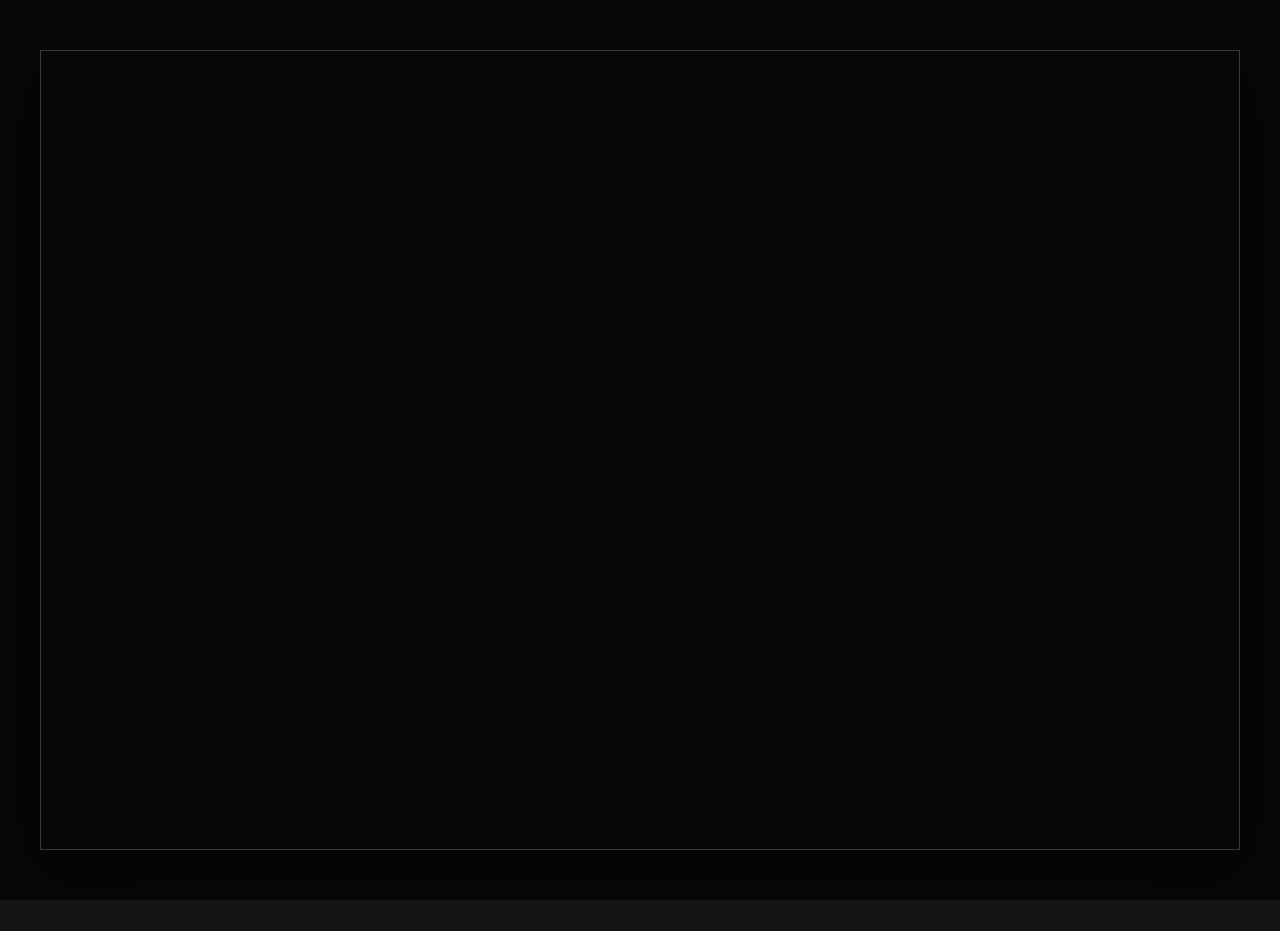
<file: index.html>
<!DOCTYPE html>
<html lang="en">
<head>
  <meta charset="UTF-8" />
  <meta name="viewport" content="width=device-width, initial-scale=1.0" />
  <title>Character Crucible, Serenity Edition</title>
  <link rel="icon" type="image/x-icon" href="assets/img/icons/favicon.ico" />
  <link rel="icon" type="image/png" sizes="32x32" href="assets/img/icons/favicon-32x32.png" />
  <link rel="icon" type="image/png" sizes="16x16" href="assets/img/icons/favicon-16x16.png" />
  <link rel="apple-touch-icon" href="assets/img/icons/apple-touch-icon.png" />
  <link rel="stylesheet" href="assets/css/app.css" />
  <link rel="stylesheet" href="assets/css/print.css" media="print" />
</head>
<body class="splash-active">
  <div id="splashScreen" class="splash-screen" aria-hidden="true">
    <div class="splash-screen__media">
      <video
        id="splashVideo"
        class="splash-screen__video"
        autoplay
        muted
        playsinline
        preload="auto"
        data-splash-video
      >
        <source src="assets/video/Animating_Flames_and_Lighting_in_Image.mp4" type="video/mp4" />
      </video>
    </div>
  </div>
  <div class="app-shell">
    <header class="topbar">
      <div>
        <h1>Character Crucible, Serenity Edition</h1>
        <p class="subhead">Builder and export handoff for fast revised Serenity character creation.</p>
      </div>
      <div class="topbar-actions no-print">
        <button id="saveBtn" type="button">Save Character</button>
        <button id="exportBtn" type="button">Export Character JSON</button>
        <label class="file-button">
          Load Character
          <input id="importInput" type="file" accept="application/json" />
        </label>
        <button id="resetBtn" type="button" class="danger">New Character</button>
      </div>
    </header>

    <section class="status-strip">
      <div class="status-card"><span>Attribute Points</span><strong id="attributePointsRemaining">42</strong></div>
      <div class="status-card"><span>Trait Points</span><strong id="traitPointsRemaining">0</strong></div>
      <div class="status-card"><span>Skill Points</span><strong id="skillPointsRemaining">62</strong></div>
      <div class="status-card"><span>Life Points</span><strong id="lifePointsValue">0</strong></div>
      <div class="status-card"><span>Initiative</span><strong id="initiativeValue">d4 + d4</strong></div>
    </section>

    <main class="main-layout">
      <aside class="sidebar no-print">
        <nav id="stepNav" class="step-nav"></nav>
        <section class="rules-box">
          <h2>Greenhorn Rules</h2>
          <ul>
            <li>42 Attribute Points</li>
            <li>0 Trait Points</li>
            <li>62 Skill Points</li>
            <li>At least 1 Asset and 1 Complication</li>
            <li>Max Attribute d12</li>
            <li>General Skills max d6</li>
            <li>Specialties begin at d8</li>
            <li>Greenhorn skill cap d12</li>
          </ul>
        </section>
      </aside>

      <section class="content-area">
        <div id="messageBar" class="message-bar" hidden></div>
        <div id="stepContent"></div>
        <footer class="wizard-footer no-print">
          <button id="backBtn" type="button">Back</button>
          <div class="footer-center">
            <button id="printBtn" type="button">Print Sheet</button>
          </div>
          <button id="nextBtn" type="button">Next</button>
        </footer>
      </section>
    </main>
  </div>

  <script src="assets/js/app.bundle.js"></script>
</body>
</html>
</file>
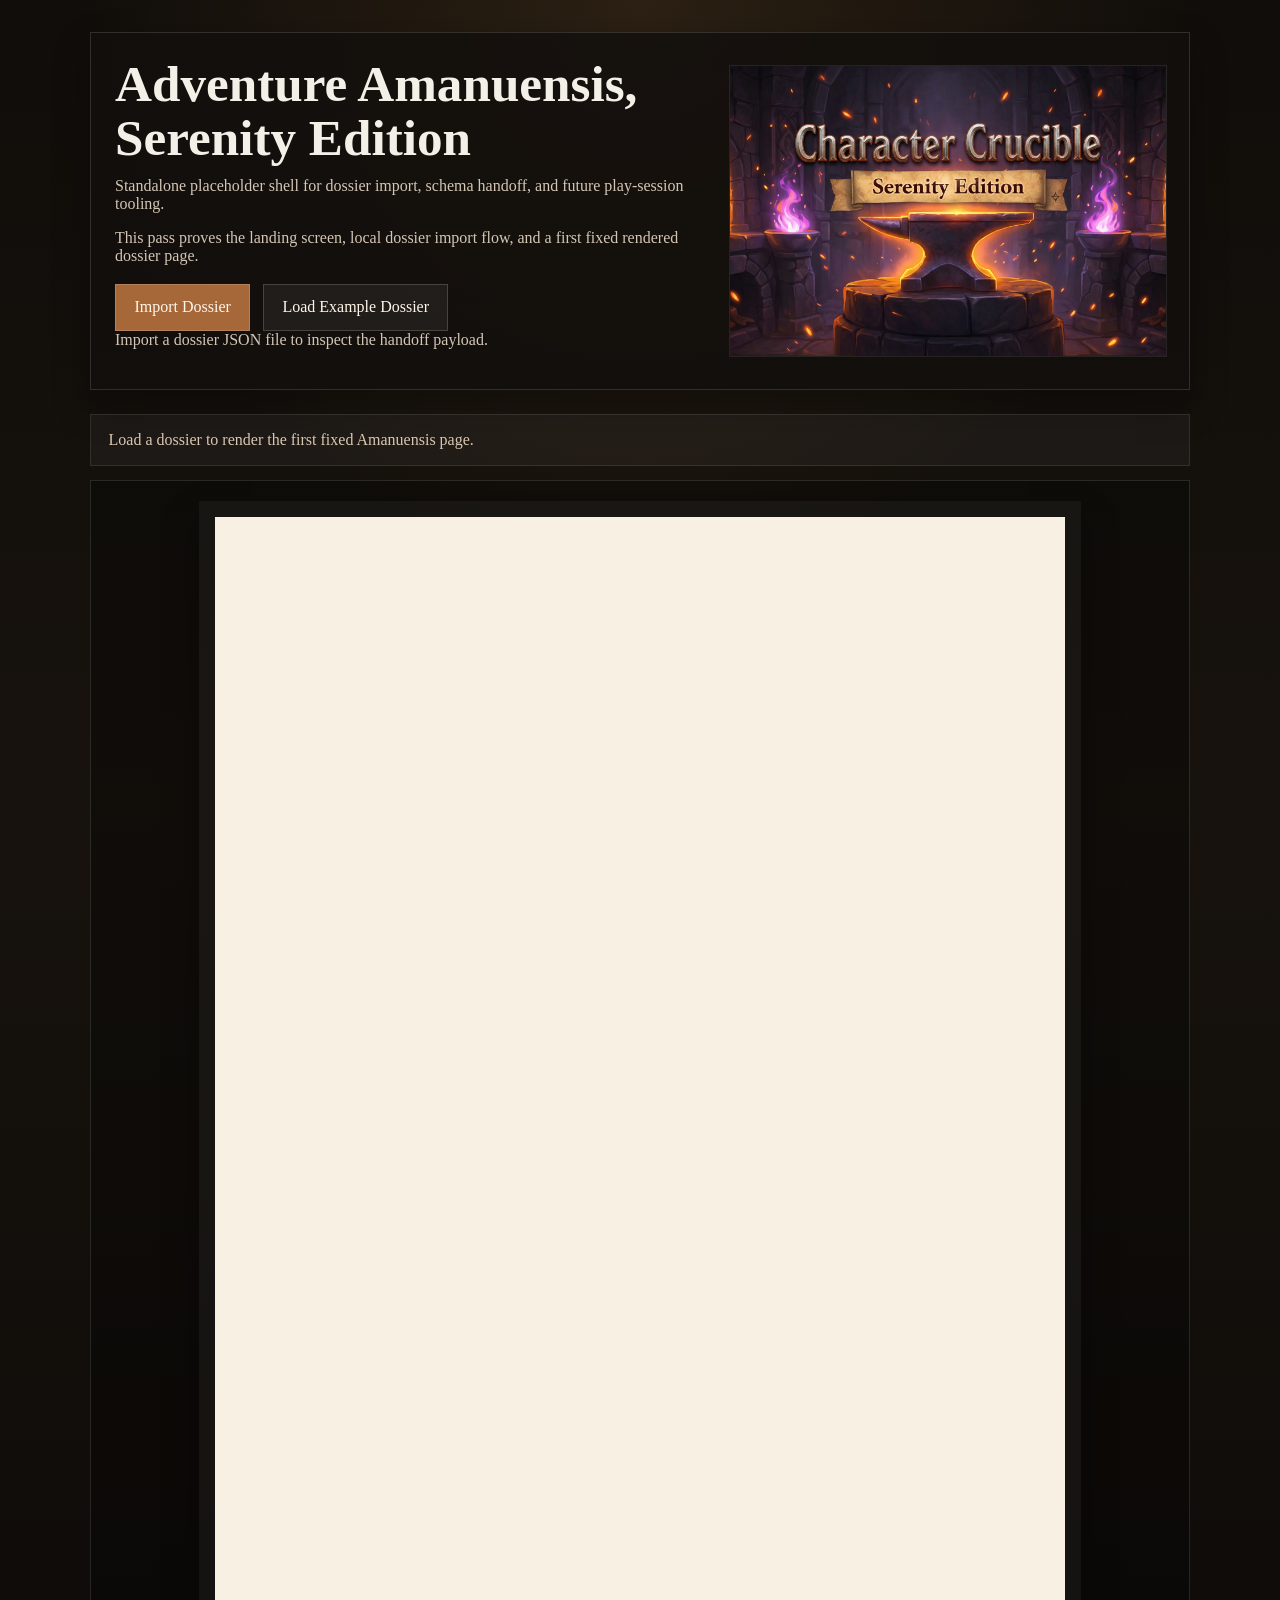
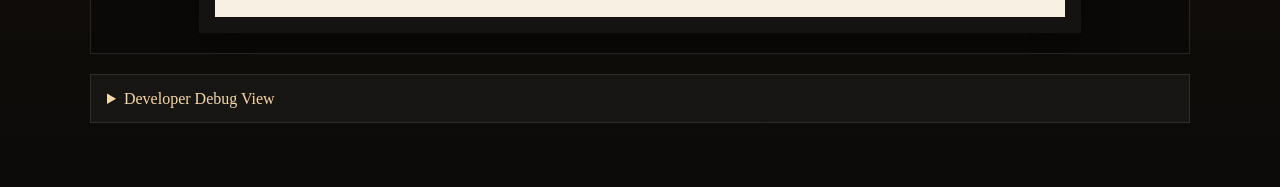
<file: adventure_amanuensis/index.html>
<!DOCTYPE html>
<html lang="en">
<head>
  <meta charset="UTF-8" />
  <meta name="viewport" content="width=device-width, initial-scale=1.0" />
  <title>Adventure Amanuensis, Serenity Edition</title>
  <link rel="stylesheet" href="assets/css/app.css" />
</head>
<body>
  <div id="app"></div>

  <script src="assets/vendor/fabric.min.js"></script>
  <script src="assets/js/app.bundle.js"></script>
</body>
</html>
</file>
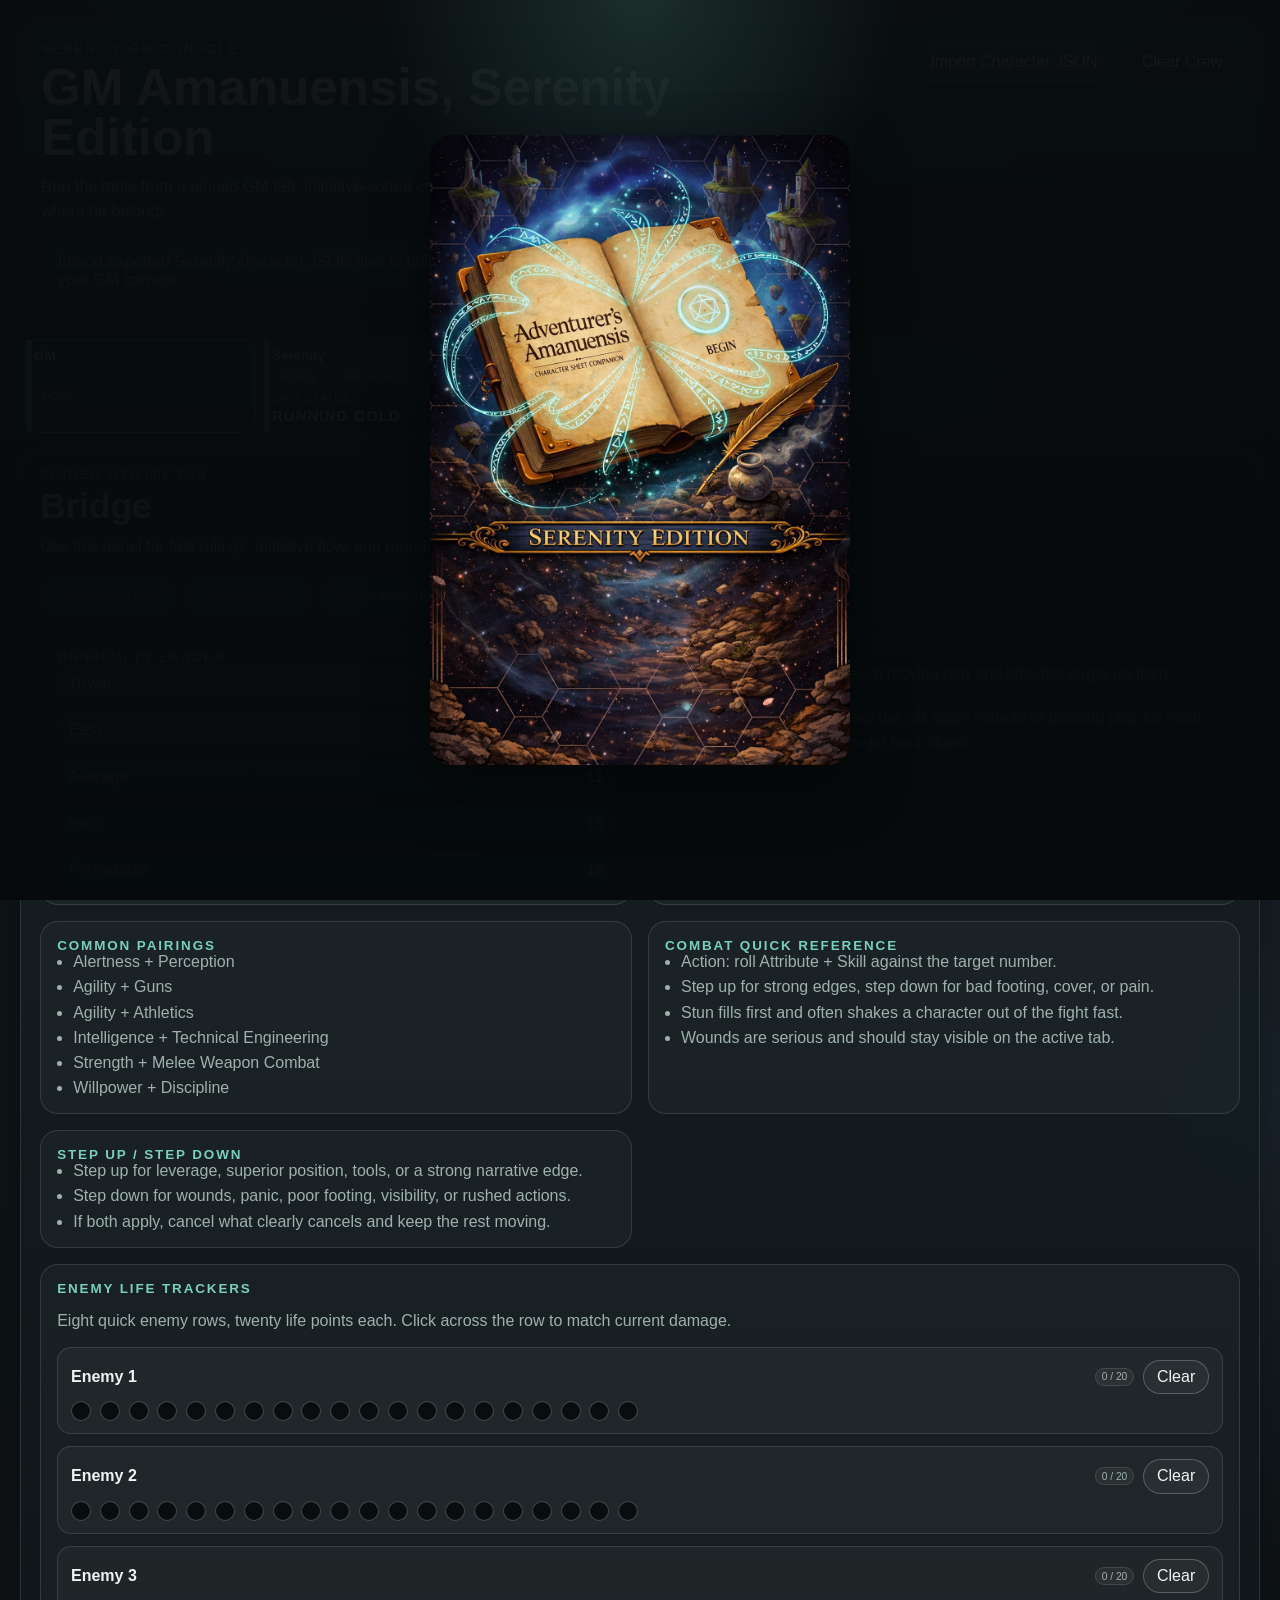
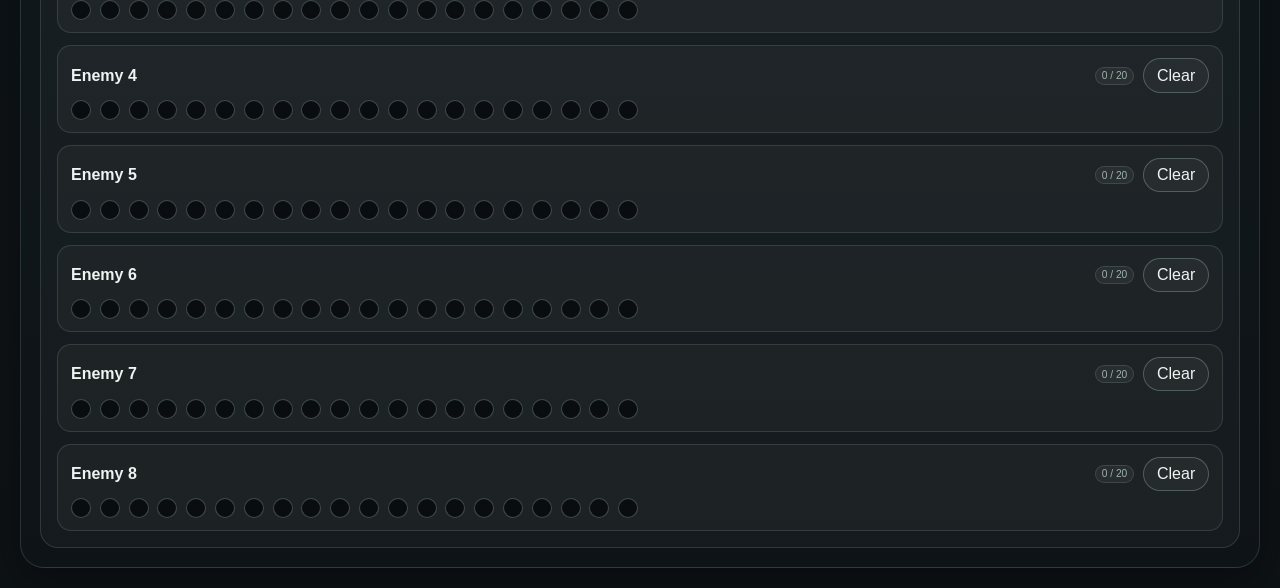
<file: gm_amanuensis/index.html>
<!DOCTYPE html>
<html lang="en">
<head>
  <meta charset="UTF-8" />
  <meta name="viewport" content="width=device-width, initial-scale=1.0" />
  <title>GM Amanuensis, Serenity Edition</title>
  <link rel="stylesheet" href="assets/css/app.css" />
</head>
<body>
  <div id="splashScreen" class="gm-splash-screen" aria-hidden="true">
    <div class="gm-splash-frame">
      <img src="assets/images/gm_splash.png" alt="Adventurer's Amanuensis splash art" class="gm-splash-image" />
    </div>
  </div>
  <div id="app"></div>

  <script>
    window.setTimeout(() => {
      const splash = document.getElementById('splashScreen');
      if (!splash) return;
      splash.classList.add('is-hidden');
      window.setTimeout(() => splash.remove(), 650);
    }, 5000);
  </script>
  <script src="assets/js/app.bundle.js"></script>
</body>
</html>
</file>
<file: assets/css/app.css>
:root {
  --bg: #141414;
  --panel: #1d1d1d;
  --panel-2: #252525;
  --line: #3a3a3a;
  --text: #f2f2f2;
  --muted: #b7b7b7;
  --accent: #c48a38;
  --danger: #b85050;
  --good: #4f9d69;
  --warn: #c99a2e;
  --input: #101010;
  --mono: Consolas, "Courier New", monospace;
  --sans: Segoe UI, Arial, sans-serif;
}

* { box-sizing: border-box; }
body {
  margin: 0;
  background: var(--bg);
  color: var(--text);
  font-family: var(--sans);
}
button, input, select, textarea {
  font: inherit;
}
button, .file-button {
  background: var(--panel-2);
  color: var(--text);
  border: 1px solid var(--line);
  padding: 0.6rem 0.9rem;
  cursor: pointer;
}
button:hover, .file-button:hover { border-color: var(--accent); }
button.danger { border-color: var(--danger); }
input, select, textarea {
  width: 100%;
  background: var(--input);
  color: var(--text);
  border: 1px solid var(--line);
  padding: 0.55rem 0.65rem;
}
textarea { min-height: 6rem; resize: vertical; }
label { display: block; font-weight: 600; margin-bottom: 0.35rem; }
small.help { color: var(--muted); display: block; margin-top: 0.25rem; }
.app-shell { max-width: 1400px; margin: 0 auto; padding: 1rem; }
.topbar {
  display: flex;
  justify-content: space-between;
  gap: 1rem;
  align-items: flex-start;
  padding: 1rem;
  border: 1px solid var(--line);
  background: var(--panel);
}
.topbar h1 { margin: 0 0 0.25rem; font-size: 1.75rem; }
.subhead { margin: 0; color: var(--muted); }
.topbar-actions {
  display: flex;
  flex-wrap: wrap;
  gap: 0.5rem;
  align-items: center;
}
.file-button {
  position: relative;
  overflow: hidden;
  display: inline-flex;
  align-items: center;
}
.file-button input { position: absolute; inset: 0; opacity: 0; cursor: pointer; }
.status-strip {
  display: grid;
  grid-template-columns: repeat(5, minmax(0,1fr));
  gap: 0.75rem;
  margin: 1rem 0;
}
.status-card {
  background: var(--panel);
  border: 1px solid var(--line);
  padding: 0.85rem;
}
.status-card span { display: block; color: var(--muted); font-size: 0.9rem; }
.status-card strong { display: block; margin-top: 0.25rem; font-size: 1.2rem; }
.main-layout { display: grid; grid-template-columns: 280px 1fr; gap: 1rem; }
.app-shell.play-sheet-mode .status-strip {
  grid-template-columns: repeat(2, minmax(0, 1fr));
}
.app-shell.play-sheet-mode .build-counter-card,
.app-shell.play-sheet-mode .sidebar {
  display: none;
}
.app-shell.play-sheet-mode .main-layout {
  grid-template-columns: 1fr;
}
.app-shell.play-sheet-mode .content-area {
  width: 100%;
}
.sidebar, .content-area {
  background: var(--panel);
  border: 1px solid var(--line);
}
.sidebar { padding: 1rem; }
.step-nav { display: flex; flex-direction: column; gap: 0.4rem; }
.step-nav button {
  text-align: left;
  width: 100%;
}
.step-nav button.active { border-color: var(--accent); background: #2e2417; }
.step-nav button.invalid { border-color: var(--danger); }
.rules-box { margin-top: 1rem; padding-top: 1rem; border-top: 1px solid var(--line); }
.rules-box h2 { margin-top: 0; font-size: 1rem; }
.rules-box ul { margin: 0; padding-left: 1.1rem; color: var(--muted); }
.content-area { padding: 1rem; min-height: 70vh; }
.message-bar {
  margin-bottom: 1rem;
  padding: 0.75rem 0.9rem;
  border: 1px solid var(--line);
  background: #2a2212;
}
.wizard-footer {
  display: grid;
  grid-template-columns: 140px 1fr 140px;
  gap: 1rem;
  margin-top: 1rem;
}
.footer-center { display: flex; justify-content: center; }
.step-title { margin: 0 0 0.4rem; }
.step-copy { color: var(--muted); margin: 0 0 1rem; }
.grid-2, .grid-3 {
  display: grid;
  gap: 1rem;
}
.grid-2 { grid-template-columns: repeat(2, minmax(0,1fr)); }
.grid-3 { grid-template-columns: repeat(3, minmax(0,1fr)); }
.traits-stack {
  display: grid;
  gap: 1rem;
}
.field-card, .table-wrap, .sheet-card, .summary-card {
  border: 1px solid var(--line);
  background: #181818;
  padding: 1rem;
}
.field-group { margin-bottom: 1rem; }
.field-group:last-child { margin-bottom: 0; }
.inline-fields {
  display: grid;
  grid-template-columns: repeat(auto-fit, minmax(200px,1fr));
  gap: 0.75rem;
}
.equipment-picker-row {
  display: grid;
  grid-template-columns: minmax(0, 1fr) auto;
  gap: 0.75rem;
  align-items: end;
}
.equipment-picker-row select {
  width: 100%;
}
.equipment-info-panel {
  border: 1px solid var(--line);
  background: #111111;
  padding: 0.75rem;
  margin: 0.75rem 0;
}
.equipment-info-label {
  color: var(--accent);
  font-size: 0.72rem;
  text-transform: uppercase;
  letter-spacing: 0.08em;
  margin-bottom: 0.35rem;
}
.equipment-info-title {
  display: block;
  margin-bottom: 0.25rem;
}
.equipment-info-copy,
.equipment-info-line {
  margin: 0.2rem 0 0;
}
.purchased-gear-list {
  display: grid;
  gap: 0.6rem;
}
.purchased-gear-item {
  display: grid;
  grid-template-columns: minmax(0, 1fr) auto auto;
  gap: 0.75rem;
  align-items: center;
  padding: 0.65rem 0.75rem;
  border: 1px solid var(--line);
  background: #141414;
}
.purchased-gear-main {
  min-width: 0;
  display: grid;
  gap: 0.15rem;
}
.attribute-row, .skill-row, .trait-row {
  display: grid;
  gap: 0.75rem;
  align-items: end;
  padding: 0.75rem;
  border-bottom: 1px solid var(--line);
}
.attribute-row:last-child, .skill-row:last-child, .trait-row:last-child { border-bottom: 0; }
.attribute-row { grid-template-columns: 1.2fr 0.8fr 0.6fr 1.4fr; }
.skill-row { grid-template-columns: 1.1fr 0.9fr 0.6fr 1fr 0.5fr auto; }
.skill-row.header, .trait-row.header, .attribute-row.header {
  font-weight: 700;
  background: #202020;
}
.trait-row {
  grid-template-columns: 1fr;
  gap: 0.65rem;
  align-items: stretch;
  border: 1px solid var(--line);
  background: #141414;
  margin-bottom: 0.75rem;
}
.trait-row-top,
.trait-row-bottom {
  display: grid;
  gap: 0.65rem;
}
.trait-row-top {
  grid-template-columns: minmax(260px, 1.8fr) 88px 74px auto;
  align-items: end;
}
.trait-row-bottom {
  grid-template-columns: minmax(0, 1fr);
  align-items: end;
}
.trait-name-wrap {
  min-width: 0;
}
.trait-name-wrap select,
.trait-name-wrap input {
  width: 100%;
}
.trait-points {
  display: flex;
  align-items: center;
  justify-content: center;
}
.trait-row-bottom input {
  width: 100%;
}
.points-badge {
  display: inline-block;
  padding: 0.25rem 0.5rem;
  border: 1px solid var(--line);
  background: #101010;
  font-family: var(--mono);
}
.pill { display: inline-block; padding: 0.2rem 0.45rem; border: 1px solid var(--line); }
.section-actions { display: flex; gap: 0.5rem; margin-top: 0.75rem; flex-wrap: wrap; }
.summary-list { margin: 0; padding-left: 1.1rem; }
.summary-list li { margin-bottom: 0.3rem; }
.sheet-layout { display: grid; gap: 1rem; }
.sheet-section-grid { align-items: start; }
.sheet-top-layout {
  display: grid;
  grid-template-columns: minmax(0, 1.25fr) minmax(0, 1fr);
  gap: 1rem;
  align-items: start;
}
.sheet-top-left,
.sheet-top-aside {
  display: grid;
  gap: 1rem;
  align-items: start;
}
.sheet-top-aside {
  grid-template-columns: minmax(240px, 1fr) minmax(220px, 0.9fr);
}
.sheet-hero {
  padding: 1.2rem;
  border: 1px solid var(--line);
  background:
    radial-gradient(circle at top left, rgba(196, 138, 56, 0.22), transparent 34%),
    linear-gradient(135deg, #221a11 0%, #161616 55%, #101010 100%);
}
.sheet-hero-copy {
  min-width: 0;
  display: grid;
  gap: 0.4rem;
}
.sheet-kicker {
  margin: 0 0 0.5rem;
  color: #dec08f;
  text-transform: uppercase;
  letter-spacing: 0.12em;
  font-size: 0.72rem;
}
.sheet-header {
  display: flex; justify-content: space-between; gap: 1rem; align-items: flex-start;
}
.sheet-header h2 { margin: 0 0 0.4rem; }
.sheet-block { border: 1px solid var(--line); padding: 0.85rem; background: #171717; }
.sheet-block h3 { margin: 0 0 0.75rem; font-size: 1rem; }
.sheet-concept {
  margin: 0;
  color: #f4e8d0;
  font-size: 1.05rem;
}
.sheet-quote {
  margin: 1rem 0 0;
  padding-left: 1rem;
  border-left: 3px solid rgba(196, 138, 56, 0.8);
  color: #f2d6a0;
  font-style: italic;
}
.sheet-hero-meta {
  background: rgba(15, 15, 15, 0.72);
}
.sheet-role-panel {
  align-self: stretch;
}
.sheet-attributes-panel .sheet-attr-grid {
  gap: 0.6rem;
}
.sheet-attributes-panel .sheet-stat {
  padding: 0.55rem;
}
.portrait-panel {
  display: grid;
  align-content: start;
  gap: 0.9rem;
}
.portrait-frame {
  width: min(100%, 220px);
  aspect-ratio: 3 / 4;
  border: 1px solid var(--line);
  background:
    linear-gradient(180deg, rgba(196, 138, 56, 0.08), rgba(16, 16, 16, 0.96)),
    #101010;
  overflow: hidden;
  justify-self: center;
}
.portrait-image {
  display: block;
  width: 100%;
  height: 100%;
  object-fit: cover;
}
.portrait-placeholder {
  width: 100%;
  height: 100%;
  display: grid;
  place-items: center;
  align-content: center;
  gap: 0.4rem;
  padding: 1rem;
  text-align: center;
  color: var(--muted);
}
.portrait-placeholder strong {
  color: var(--text);
  font-size: 1rem;
}
.portrait-placeholder span {
  max-width: 18rem;
  line-height: 1.4;
}
.portrait-controls {
  display: flex;
  flex-wrap: wrap;
  justify-content: center;
  gap: 0.65rem;
}
.sheet-meta-list,
.sheet-copy-block {
  display: grid;
  gap: 0.35rem;
}
.sheet-meta-row {
  display: grid;
  gap: 0.2rem;
  padding: 0.55rem 0;
  border-bottom: 1px solid rgba(255, 255, 255, 0.08);
}
.sheet-meta-row:last-child {
  border-bottom: 0;
  padding-bottom: 0;
}
.sheet-meta-label,
.sheet-copy-label {
  color: var(--muted);
  font-size: 0.78rem;
  text-transform: uppercase;
  letter-spacing: 0.08em;
}
.sheet-meta-value {
  font-size: 1rem;
}
.sheet-copy {
  margin: 0;
  white-space: pre-wrap;
  line-height: 1.45;
}
.sheet-attr-grid, .sheet-info-grid, .sheet-trait-grid {
  display: grid; gap: 0.75rem;
}
.derived-roll-list {
  display: grid;
  gap: 0.45rem;
}
.derived-roll-row {
  display: grid;
  grid-template-columns: minmax(0, 1fr) auto;
  gap: 0.75rem;
  align-items: center;
  padding: 0.55rem 0.65rem;
  border: 1px solid var(--line);
  background: #101010;
}
.derived-roll-label {
  color: var(--muted);
}
.derived-roll-value {
  font-family: var(--mono);
  text-align: right;
}
.sheet-info-grid { grid-template-columns: repeat(3, minmax(0,1fr)); }
.sheet-attr-grid { grid-template-columns: repeat(3, minmax(0,1fr)); }
.sheet-trait-grid { grid-template-columns: repeat(2, minmax(0,1fr)); }
.sheet-stat {
  border: 1px solid var(--line); padding: 0.65rem; background: #101010;
}
.sheet-stat span { display: block; color: var(--muted); font-size: 0.85rem; }
.sheet-stat strong { display: block; margin-top: 0.2rem; font-size: 1.1rem; }
.skill-table { width: 100%; border-collapse: collapse; }
.skill-table th, .skill-table td { border: 1px solid var(--line); padding: 0.5rem; text-align: left; }
.skill-table th { background: #202020; }
.validation-box { border: 1px solid var(--danger); background: #251616; padding: 1rem; }
.validation-box.ok { border-color: var(--good); background: #142117; }
.sheet-status {
  margin-bottom: 1rem;
  border: 1px solid var(--warn);
  background: #2a2212;
  padding: 0.75rem 0.9rem;
}
.sheet-status.ok {
  border-color: var(--good);
  background: #142117;
}
.sheet-status summary {
  cursor: pointer;
  font-weight: 700;
}
.sheet-status[open] summary {
  margin-bottom: 0.6rem;
}
.muted { color: var(--muted); }
.hidden { display: none !important; }

.trait-info-box {
  border: 1px solid var(--line);
  background: #111111;
  padding: 0.65rem;
  margin-bottom: 0.65rem;
}
.trait-info-label {
  color: var(--accent);
  font-size: 0.72rem;
  text-transform: uppercase;
  letter-spacing: 0.04em;
  margin-bottom: 0.2rem;
}
.trait-info-title {
  display: block;
  margin-bottom: 0.2rem;
  font-size: 0.95rem;
}
.trait-info-copy, .trait-info-line {
  margin: 0;
}
.trait-info-copy {
  margin-bottom: 0.2rem;
}
.trait-info-list {
  margin: 0.35rem 0 0;
  padding-left: 1.1rem;
}
.trait-info-list li {
  margin-bottom: 0.2rem;
}
.trait-nested-list {
  margin-top: 0.35rem;
}

@media (max-width: 1100px) {
  .main-layout { grid-template-columns: 1fr; }
  .status-strip { grid-template-columns: repeat(2, minmax(0,1fr)); }
}
@media (max-width: 800px) {
  .topbar, .wizard-footer, .grid-2, .grid-3, .sheet-info-grid, .sheet-attr-grid, .sheet-trait-grid,
  .attribute-row, .skill-row, .trait-row {
    grid-template-columns: 1fr;
  }
  .trait-row-top,
  .trait-row-bottom {
    grid-template-columns: 1fr;
  }
  .sheet-top-layout,
  .sheet-top-aside {
    grid-template-columns: 1fr;
  }
  .sheet-hero {
    padding: 1rem;
  }
}



.sheet-stage {
  position: relative;
  padding-right: 3.4rem;
}
.damage-drawer {
  display: flex;
  align-items: stretch;
  gap: 0;
  position: absolute;
  top: 0.8rem;
  right: 0;
  width: 272px;
  transform: translateX(calc(100% - 3.25rem));
  transition: transform 0.18s ease;
  z-index: 5;
}
.damage-drawer.open {
  transform: translateX(0);
}
.damage-drawer-tab {
  position: relative;
  flex: 0 0 3.25rem;
  width: 3.25rem;
  min-height: 10.5rem;
  padding: 0.6rem 0.28rem 0.7rem;
  display: flex;
  flex-direction: column;
  align-items: center;
  justify-content: space-between;
  gap: 0.7rem;
  border-radius: 0.85rem 0 0 0.85rem;
  border-right: 0;
  border-color: var(--accent);
  background:
    linear-gradient(180deg, rgba(196, 138, 56, 0.32), rgba(43, 34, 21, 0.96)),
    #2b2215;
  box-shadow: 0 0 0.9rem rgba(0,0,0,0.28);
}
.damage-drawer-tab-label {
  writing-mode: vertical-rl;
  text-orientation: mixed;
  transform: rotate(180deg);
  letter-spacing: 0.12em;
  text-transform: uppercase;
  font-size: 0.74rem;
  font-weight: 700;
  color: #f3ddba;
}
.damage-drawer-tab-summary {
  width: 100%;
  display: grid;
  gap: 0.35rem;
}
.damage-drawer-tab-pill {
  display: block;
  width: 100%;
  padding: 0.22rem 0.1rem;
  border: 1px solid rgba(255, 255, 255, 0.12);
  border-radius: 999px;
  background: rgba(8, 8, 8, 0.42);
  color: #efe5d7;
  font-size: 0.64rem;
  font-family: var(--mono);
  line-height: 1;
  text-align: center;
}
.damage-drawer-tab-pill.stun {
  border-color: rgba(201, 154, 46, 0.45);
}
.damage-drawer-tab-pill.wounds {
  border-color: rgba(184, 80, 80, 0.45);
}
.damage-drawer.open .damage-drawer-tab {
  background:
    linear-gradient(180deg, rgba(196, 138, 56, 0.42), rgba(43, 34, 21, 1)),
    #2b2215;
}
.damage-drawer-panel {
  border: 1px solid var(--line);
  border-radius: 0 0.85rem 0.85rem 0.85rem;
  background: #111111;
  padding: 0.9rem;
  box-shadow: 0 0 0.9rem rgba(0,0,0,0.35);
}
.damage-drawer-head h3 {
  margin: 0 0 0.35rem;
}
.damage-drawer-head p {
  margin: 0 0 0.8rem;
}
.damage-state {
  min-width: 160px;
  text-align: right;
  border: 1px solid var(--line);
  background: #101010;
  padding: 0.65rem;
  margin-bottom: 0.9rem;
}
.damage-state span,
.damage-state small {
  display: block;
  color: var(--muted);
}
.damage-state strong {
  display: block;
  margin: 0.2rem 0;
  font-size: 1.15rem;
}
.damage-state.danger {
  border-color: var(--danger);
  background: #251616;
}
.damage-track-stack {
  display: grid;
  grid-template-columns: repeat(2, minmax(0, 1fr));
  gap: 1rem;
}
.damage-bubble-track {
  display: flex;
  flex-direction: column;
  align-items: center;
  gap: 0.6rem;
}
.damage-bubble-track-head {
  display: grid;
  justify-items: center;
  gap: 0.15rem;
  text-align: center;
}
.damage-clear-button {
  padding: 0.3rem 0.55rem;
  font-size: 0.85rem;
}
.damage-bubble-column {
  display: flex;
  flex-direction: column;
  gap: 0.35rem;
  align-items: center;
}
.damage-bubble-row {
  display: grid;
  grid-template-columns: 1.25rem 1.6rem;
  align-items: center;
  gap: 0.35rem;
}
.damage-bubble {
  width: 1.15rem;
  height: 1.15rem;
  border-radius: 999px;
  border: 2px solid var(--line);
  background: #151515;
  padding: 0;
}
.damage-bubble.stun.filled {
  border-color: var(--warn);
  background: #c99a2e;
}
.damage-bubble.wounds.filled {
  border-color: var(--danger);
  background: #b85050;
}
.damage-bubble-count {
  font-size: 0.78rem;
  font-family: var(--mono);
}

.plot-point-wrap {
  display: grid;
  gap: 0.75rem;
}
.plot-point-head {
  display: flex;
  justify-content: space-between;
  align-items: center;
  gap: 0.75rem;
  flex-wrap: wrap;
}
.plot-point-track {
  display: grid;
  grid-template-columns: repeat(6, minmax(0, 1fr));
  gap: 0.5rem;
}
.plot-point-item {
  display: grid;
  justify-items: center;
  gap: 0.25rem;
}
.plot-point-bubble {
  width: 1.35rem;
  height: 1.35rem;
  border-radius: 999px;
  border: 2px solid var(--line);
  background: #151515;
  padding: 0;
}
.plot-point-bubble.filled {
  border-color: var(--accent);
  background: var(--accent);
}

@media (max-width: 1100px) {
  .sheet-stage {
    padding-right: 0;
  }
  .damage-drawer {
    top: 0.5rem;
    width: min(250px, calc(100% - 0.5rem));
    transform: translateX(calc(100% - 3rem));
  }
  .damage-drawer-tab {
    flex-basis: 3rem;
    width: 3rem;
    min-height: 9.4rem;
  }
  .damage-drawer-panel {
    max-height: min(75vh, 34rem);
    overflow: auto;
  }
}
@media (max-width: 800px) {
  .damage-track-stack {
    grid-template-columns: 1fr;
  }
  .plot-point-track {
    grid-template-columns: repeat(4, minmax(0, 1fr));
  }
}


/* Mobile and tablet hardening */
button,
.file-button,
input,
select,
textarea {
  min-height: 44px;
}

.step-nav button,
.topbar-actions button,
.topbar-actions .file-button,
.wizard-footer button {
  touch-action: manipulation;
}

.table-wrap {
  overflow-x: auto;
}

.skill-table {
  min-width: 560px;
}

@media (max-width: 900px) {
  .app-shell {
    padding: 0.75rem;
  }
  .topbar {
    flex-direction: column;
    align-items: stretch;
  }
  .topbar-actions {
    width: 100%;
  }
  .topbar-actions > * {
    flex: 1 1 calc(50% - 0.5rem);
    justify-content: center;
    text-align: center;
  }
  .content-area {
    min-height: 0;
    padding: 0.85rem;
  }
  .sidebar {
    padding: 0.85rem;
  }
  .wizard-footer {
    grid-template-columns: 1fr 1fr;
  }
  .wizard-footer > #backBtn,
  .wizard-footer > #nextBtn,
  .wizard-footer .footer-center {
    width: 100%;
  }
  .wizard-footer .footer-center {
    justify-content: stretch;
  }
  .wizard-footer .footer-center button {
    width: 100%;
  }
}

@media (max-width: 700px) {
  body {
    font-size: 16px;
  }
  .status-strip {
    grid-template-columns: repeat(2, minmax(0,1fr));
    gap: 0.5rem;
  }
  .status-card {
    padding: 0.7rem;
  }
  .status-card strong {
    font-size: 1.05rem;
  }
  .topbar h1 {
    font-size: 1.35rem;
  }
  .topbar-actions > * {
    flex: 1 1 100%;
  }
  .sidebar {
    position: static;
  }
  .step-nav {
    gap: 0.5rem;
  }
  .step-nav button {
    min-height: 48px;
  }
  .field-card,
  .table-wrap,
  .sheet-card,
  .summary-card,
  .sheet-block {
    padding: 0.8rem;
  }
  .inline-fields {
    grid-template-columns: 1fr;
  }
  .equipment-picker-row,
  .purchased-gear-item {
    grid-template-columns: 1fr;
  }
  .wizard-footer {
    grid-template-columns: 1fr;
    gap: 0.6rem;
  }
  .wizard-footer button {
    width: 100%;
  }
  .sheet-header {
    flex-direction: column;
    align-items: stretch;
  }
}

@media (max-width: 520px) {
  .app-shell {
    padding: 0.5rem;
  }
  .status-strip {
    grid-template-columns: 1fr;
  }
  .message-bar {
    padding: 0.65rem 0.75rem;
  }
  .points-badge {
    width: 100%;
    text-align: center;
  }
  .damage-bubble-row {
    grid-template-columns: 1.5rem 1.9rem;
    gap: 0.45rem;
  }
  .damage-bubble {
    width: 1.3rem;
    height: 1.3rem;
  }
}

@media (max-width: 1100px) {
  .damage-drawer {
    overflow: visible;
    max-height: none;
  }
  .damage-drawer.open {
    max-height: none;
  }
}


.role-tag {
  display: inline-block;
  margin-top: 6px;
  padding: 3px 8px;
  border: 1px solid var(--accent);
  border-radius: 999px;
  font-size: 0.75rem;
  color: var(--accent);
}

.skill-row.role-skill {
  border-left: 3px solid var(--accent);
}

.role-training-card {
  margin-bottom: 16px;
}


body.splash-active {
  overflow: hidden;
}

body.splash-active .app-shell {
  opacity: 0;
  pointer-events: none;
}

.app-shell {
  transition: opacity 0.45s ease;
}

.splash-screen {
  position: fixed;
  inset: 0;
  z-index: 9999;
  display: grid;
  place-items: center;
  padding: 1rem;
  background: #070707;
  overflow: hidden;
  opacity: 1;
  visibility: visible;
  transition: opacity 0.8s ease, visibility 0.8s ease;
}

.splash-screen__media {
  position: relative;
  width: min(96vw, 1200px, calc(92vh * 1.5));
  aspect-ratio: 1536 / 1024;
  max-height: 92vh;
  display: grid;
  place-items: center;
  overflow: hidden;
  border: 1px solid #3a3a3a;
  box-shadow: 0 20px 60px rgba(0,0,0,0.55);
  background: #070707;
}

.splash-screen__video {
  display: block;
  width: 100%;
  height: 100%;
  object-fit: contain;
  object-position: center;
  background: #070707;
}

.splash-screen.is-hiding {
  opacity: 0;
  visibility: hidden;
}

@media (max-width: 800px) {
  .splash-screen {
    padding: 0.5rem;
  }

  .splash-screen__media {
    width: min(100%, calc(100vh * 1.5));
    max-height: 100vh;
  }
}


.sheet-block p + p {
  margin-top: 0.35rem;
}
</file>
<file: assets/css/print.css>
@media print {
  @page {
    size: letter portrait;
    margin: 0.45in;
  }

  body {
    background: #fff;
    color: #000;
  }

  .no-print,
  .message-bar,
  .sidebar,
  .topbar,
  .status-strip,
  .wizard-footer {
    display: none !important;
  }

  .app-shell,
  .main-layout,
  .content-area,
  #stepContent,
  .sheet-layout,
  .sheet-stage {
    border: 0;
    background: #fff;
    color: #000;
    box-shadow: none !important;
    margin: 0;
    padding-left: 0;
    padding-right: 0;
  }

  .app-shell {
    max-width: none;
    padding: 0;
  }

  .main-layout,
  .sheet-top-layout,
  .sheet-top-aside,
  .grid-2 {
    display: block;
  }

  .sheet-layout {
    gap: 0.55rem;
  }

  .sheet-hero {
    padding-top: 0;
  }

  .sheet-block,
  .sheet-card,
  .summary-card,
  .sheet-hero {
    background: #fff;
    color: #000;
    box-shadow: none !important;
  }

  .sheet-kicker,
  .sheet-meta-label,
  .sheet-copy-label {
    color: #555 !important;
  }

  .sheet-concept,
  .sheet-copy,
  .sheet-meta-value,
  .sheet-quote {
    color: #000 !important;
  }

  .sheet-quote {
    border-left-color: #666;
  }

  .sheet-stat,
  .sheet-block,
  .summary-card,
  .sheet-hero {
    border: 1px solid #999;
  }

  .portrait-frame {
    width: 2.3in;
    margin: 0 auto;
    background: #fff;
  }

  .portrait-placeholder {
    color: #444;
  }

  .portrait-placeholder strong {
    color: #000;
  }

  .skill-table th,
  .skill-table td {
    border-color: #999;
  }

  .plot-point-bubble {
    border-color: #555;
    background: #fff;
  }

  .plot-point-bubble.filled {
    background: #666;
    border-color: #666;
  }
}
</file>
<file: adventure_amanuensis/assets/css/app.css>
/* Placeholder standalone shell styles for Adventure Amanuensis. */

body {
  margin: 0;
  font-family: Georgia, serif;
  background:
    radial-gradient(circle at top, rgba(166, 116, 55, 0.18), transparent 30%),
    linear-gradient(180deg, #100d0a 0%, #17120d 45%, #0d0b09 100%);
  color: #f3f0e8;
}

.amanuensis-shell {
  max-width: 1100px;
  margin: 0 auto;
  padding: 2rem 1.5rem 4rem;
}

.amanuensis-hero {
  display: grid;
  gap: 1.5rem;
  align-items: center;
  grid-template-columns: minmax(0, 1.15fr) minmax(280px, 0.85fr);
  padding: 1.5rem;
  border: 1px solid rgba(243, 240, 232, 0.14);
  background: rgba(18, 15, 12, 0.84);
  box-shadow: 0 1rem 2.2rem rgba(0, 0, 0, 0.32);
}

.amanuensis-copy h1 {
  margin: 0 0 0.75rem;
  font-size: clamp(2rem, 4vw, 3.35rem);
  line-height: 1.05;
}

.amanuensis-copy p {
  margin: 0 0 1rem;
  max-width: 44rem;
  color: #d4c6b6;
}

.amanuensis-actions {
  display: flex;
  flex-wrap: wrap;
  gap: 0.8rem;
  margin-top: 1.2rem;
}

.amanuensis-actions button {
  padding: 0.85rem 1.15rem;
  border: 1px solid rgba(243, 240, 232, 0.18);
  background: #a66739;
  color: #fff6ea;
  font: inherit;
  cursor: pointer;
}

.amanuensis-actions .secondary {
  background: rgba(255, 255, 255, 0.06);
}

.amanuensis-art {
  width: 100%;
  display: block;
  border: 1px solid rgba(243, 240, 232, 0.12);
  background: #080706;
}

.amanuensis-status {
  margin: 1rem 0 0;
  color: #d9c7b0;
}

.debug-shell {
  margin-top: 1.5rem;
  display: grid;
  gap: 1rem;
}

.canvas-shell {
  margin-top: 1.5rem;
  display: grid;
  gap: 0.9rem;
}

.canvas-intro {
  padding: 1rem 1.1rem;
  border: 1px solid rgba(243, 240, 232, 0.1);
  background: rgba(255, 255, 255, 0.04);
  color: #d9c7b0;
}

.canvas-stage {
  overflow: auto;
  padding: 1.25rem;
  border: 1px solid rgba(243, 240, 232, 0.12);
  background: rgba(0, 0, 0, 0.28);
}

.canvas-frame {
  width: max-content;
  margin: 0 auto;
  padding: 1rem;
  background: rgba(255, 255, 255, 0.04);
  box-shadow: 0 1rem 2.2rem rgba(0, 0, 0, 0.32);
}

.canvas-frame canvas {
  display: block;
}

.debug-details {
  margin-top: 1.25rem;
  border: 1px solid rgba(243, 240, 232, 0.1);
  background: rgba(255, 255, 255, 0.04);
}

.debug-details > summary {
  cursor: pointer;
  padding: 0.9rem 1rem;
  color: #f6d7aa;
}

.debug-details[open] .debug-shell {
  padding: 0 1rem 1rem;
}

.debug-intro {
  padding: 1rem 1.1rem;
  border: 1px solid rgba(243, 240, 232, 0.1);
  background: rgba(255, 255, 255, 0.04);
  color: #d9c7b0;
}

.debug-grid {
  display: grid;
  grid-template-columns: repeat(2, minmax(0, 1fr));
  gap: 1rem;
}

.debug-card {
  border: 1px solid rgba(243, 240, 232, 0.1);
  background: rgba(0, 0, 0, 0.28);
  padding: 1rem;
}

.debug-card h2 {
  margin: 0 0 0.65rem;
  font-size: 1rem;
  letter-spacing: 0.04em;
  text-transform: uppercase;
  color: #f6d7aa;
}

.debug-card pre {
  margin: 0;
  white-space: pre-wrap;
  word-break: break-word;
  font-family: Consolas, "Courier New", monospace;
  font-size: 0.9rem;
  color: #efe6d8;
}

@media (max-width: 850px) {
  .amanuensis-hero,
  .debug-grid {
    grid-template-columns: 1fr;
  }

  .canvas-stage {
    padding: 0.75rem;
  }

  .canvas-frame {
    padding: 0.5rem;
  }
}
</file>
<file: gm_amanuensis/assets/css/app.css>
:root {
  color-scheme: dark;
  --panel: rgba(17, 24, 27, 0.94);
  --panel-strong: rgba(10, 16, 18, 0.98);
  --panel-soft: rgba(27, 37, 41, 0.84);
  --line: rgba(160, 190, 186, 0.18);
  --line-strong: rgba(160, 190, 186, 0.34);
  --text: #edf4f1;
  --muted: #9eb1ad;
  --accent: #78d0be;
  --shadow: 0 18px 48px rgba(0, 0, 0, 0.32);
}

* {
  box-sizing: border-box;
}

html,
body {
  min-height: 100%;
}

body {
  margin: 0;
  font-family: "Segoe UI", Tahoma, Geneva, Verdana, sans-serif;
  background:
    radial-gradient(circle at top, rgba(120, 208, 190, 0.18), transparent 26%),
    radial-gradient(circle at right, rgba(83, 112, 145, 0.16), transparent 28%),
    linear-gradient(180deg, #101619 0%, #0d1215 100%);
  color: var(--text);
}

.gm-splash-screen {
  position: fixed;
  inset: 0;
  z-index: 9999;
  display: grid;
  place-items: center;
  padding: 1.5rem;
  background:
    radial-gradient(circle at top, rgba(120, 208, 190, 0.16), transparent 24%),
    linear-gradient(180deg, rgba(9, 13, 15, 0.96), rgba(6, 10, 12, 0.98));
  opacity: 1;
  visibility: visible;
  transition: opacity 500ms ease, visibility 500ms ease;
}

.gm-splash-screen.is-hidden {
  opacity: 0;
  visibility: hidden;
  pointer-events: none;
}

.gm-splash-frame {
  display: grid;
  place-items: center;
  width: min(100%, 460px);
}

.gm-splash-image {
  display: block;
  width: min(100%, 420px);
  height: auto;
  border-radius: 22px;
  box-shadow: 0 24px 60px rgba(0, 0, 0, 0.42);
}

button,
input,
select,
textarea {
  font: inherit;
}

button {
  cursor: pointer;
}

.gm-shell {
  max-width: 1580px;
  margin: 0 auto;
  padding: 1.25rem;
}

.gm-topbar,
.gm-main-panel,
.gm-empty-state {
  border: 1px solid var(--line);
  border-radius: 24px;
  background: linear-gradient(180deg, rgba(22, 31, 34, 0.98), rgba(14, 20, 23, 0.96));
  box-shadow: var(--shadow);
}

.gm-topbar {
  display: grid;
  gap: 1rem;
  grid-template-columns: minmax(0, 1.35fr) minmax(280px, 0.65fr);
  padding: 1.25rem;
}

.gm-kicker {
  margin: 0 0 0.45rem;
  color: var(--accent);
  font-size: 0.82rem;
  letter-spacing: 0.16em;
  text-transform: uppercase;
}

.gm-title,
.gm-panel-title {
  margin: 0;
  line-height: 0.98;
}

.gm-title {
  font-size: clamp(2rem, 4vw, 3.2rem);
}

.gm-panel-title {
  font-size: clamp(1.6rem, 3vw, 2.2rem);
}

.gm-copy,
.gm-panel-copy {
  margin: 0.7rem 0 0;
  max-width: 52rem;
  color: var(--muted);
  line-height: 1.5;
}

.gm-toolbar,
.gm-round-tools,
.gm-panel-badges,
.gm-ship-panel-tools,
.gm-session-meta,
.gm-tab-topline,
.gm-tab-badges,
.gm-condition-row,
.gm-stepper {
  display: flex;
  align-items: center;
  gap: 0.65rem;
}

.gm-toolbar,
.gm-round-tools,
.gm-ship-panel-tools,
.gm-session-meta,
.gm-panel-badges {
  flex-wrap: wrap;
}

.gm-toolbar {
  justify-content: flex-end;
  align-content: flex-start;
}

.gm-button,
.gm-file-button {
  display: inline-flex;
  align-items: center;
  justify-content: center;
  min-height: 42px;
  padding: 0.7rem 1rem;
  border: 1px solid var(--line-strong);
  border-radius: 999px;
  background: rgba(255, 255, 255, 0.04);
  color: var(--text);
  text-decoration: none;
  transition: transform 120ms ease, border-color 120ms ease, background 120ms ease;
}

.gm-button:hover,
.gm-file-button:hover {
  transform: translateY(-1px);
  border-color: rgba(120, 208, 190, 0.45);
}

.gm-button:disabled {
  opacity: 0.45;
  cursor: not-allowed;
  transform: none;
}

.gm-button-primary,
.gm-file-button {
  background: linear-gradient(180deg, rgba(120, 208, 190, 0.2), rgba(79, 188, 165, 0.18));
  border-color: rgba(120, 208, 190, 0.45);
}

.gm-file-input {
  position: absolute;
  width: 1px;
  height: 1px;
  padding: 0;
  margin: -1px;
  overflow: hidden;
  clip: rect(0, 0, 0, 0);
  white-space: nowrap;
  border: 0;
}

.gm-status-row {
  display: flex;
  flex-wrap: wrap;
  align-items: center;
  justify-content: space-between;
  gap: 0.9rem;
  margin-top: 1rem;
}

.gm-status,
.gm-pill,
.gm-badge,
.gm-tab-card,
.gm-stat,
.gm-attribute,
.gm-skill-item,
.gm-utility-card {
  border: 1px solid var(--line);
  background: rgba(255, 255, 255, 0.03);
}

.gm-status {
  flex: 1 1 360px;
  min-height: 48px;
  padding: 0.85rem 1rem;
  border-radius: 16px;
  color: var(--muted);
}

.gm-status.ok {
  border-color: rgba(120, 208, 190, 0.4);
  color: #dff8f2;
}

.gm-status.warn {
  border-color: rgba(216, 176, 109, 0.42);
  color: #f7e5c3;
}

.gm-status.error {
  border-color: rgba(217, 123, 123, 0.5);
  color: #ffd9d9;
}

.gm-pill {
  min-height: 36px;
  padding: 0.55rem 0.85rem;
  border-radius: 999px;
  color: var(--muted);
}

.gm-tab-shell {
  margin-top: 0.55rem;
}

.gm-tab-rail {
  display: flex;
  align-items: stretch;
  gap: 0.5rem;
  overflow-x: auto;
  padding: 0.25rem;
  border: 1px solid var(--line);
  border-radius: 16px;
  background: rgba(255, 255, 255, 0.025);
  scrollbar-width: thin;
}

.gm-tab-card {
  position: relative;
  flex: 0 0 230px;
  display: grid;
  gap: 0.38rem;
  min-height: 76px;
  padding: 0.5rem;
  border-radius: 14px;
  cursor: pointer;
  background:
    linear-gradient(180deg, rgba(255, 255, 255, 0.04), rgba(255, 255, 255, 0.02)),
    var(--panel-soft);
}

.gm-tab-card::before,
.gm-character-panel::before {
  content: "";
  position: absolute;
  inset: 0 auto 0 0;
  width: 6px;
  border-radius: inherit 0 0 inherit;
  background: var(--tab-accent, var(--accent));
}

.gm-tab-card.is-active {
  border-color: color-mix(in srgb, var(--tab-accent, var(--accent)) 55%, white 12%);
  box-shadow: 0 0 0 1px color-mix(in srgb, var(--tab-accent, var(--accent)) 32%, transparent), var(--shadow);
}

.gm-tab-card.is-current {
  transform: translateY(-2px);
}

.gm-tab-gm {
  background:
    linear-gradient(180deg, rgba(27, 44, 47, 0.95), rgba(16, 24, 27, 0.98)),
    var(--panel);
}

.gm-tab-ship {
  background:
    linear-gradient(180deg, rgba(48, 37, 22, 0.95), rgba(26, 20, 12, 0.98)),
    var(--panel);
}

.gm-tab-transit {
  background:
    linear-gradient(180deg, rgba(34, 43, 71, 0.95), rgba(16, 21, 38, 0.98)),
    var(--panel);
}

.gm-tab-select {
  display: grid;
  gap: 0.28rem;
  width: 100%;
  padding: 0;
  border: 0;
  background: transparent;
  color: inherit;
  text-align: left;
}

.gm-tab-name {
  font-size: 0.84rem;
  line-height: 1.2;
}

.gm-tab-badges {
  flex-wrap: wrap;
}

.gm-tab-initiative-field {
  display: grid;
  gap: 0.18rem;
  color: var(--muted);
  font-size: 0.68rem;
  letter-spacing: 0.08em;
  text-transform: uppercase;
}

.gm-tab-initiative-input,
.gm-stepper input,
.gm-condition-row select,
.gm-note-field textarea {
  border: 1px solid var(--line-strong);
  border-radius: 12px;
  background: var(--panel-strong);
  color: var(--text);
}

.gm-tab-initiative-input {
  width: 100%;
  min-height: 24px;
  padding: 0.18rem 0.45rem;
  cursor: text;
}

.gm-tab-static {
  font-size: 0.95rem;
  color: var(--text);
}

.gm-main-panel,
.gm-empty-state {
  position: relative;
  margin-top: 0.55rem;
  padding: 1.2rem;
}

.gm-transit-panel {
  overflow: hidden;
}

.gm-character-panel {
  overflow: hidden;
}

.gm-panel-header {
  display: flex;
  flex-wrap: wrap;
  gap: 1rem;
  align-items: flex-start;
  justify-content: space-between;
}

.gm-ship-panel-tools {
  justify-content: flex-end;
}

.gm-ship-lock-copy {
  margin: 0;
  max-width: 22rem;
  color: var(--muted);
  line-height: 1.45;
  text-align: right;
}

.gm-character-layout,
.gm-utility-grid,
.gm-ship-layout {
  display: grid;
  gap: 1rem;
  margin-top: 1rem;
}

.gm-character-layout {
  grid-template-columns: minmax(0, 1.45fr) minmax(300px, 0.75fr);
}

.gm-ship-layout {
  grid-template-columns: minmax(0, 1.5fr) minmax(320px, 0.7fr);
}

.gm-utility-grid {
  grid-template-columns: repeat(2, minmax(0, 1fr));
}

.gm-transit-layout {
  display: grid;
  gap: 1rem;
  margin-top: 1rem;
}

.gm-transit-results {
  display: grid;
  gap: 0.8rem;
  grid-template-columns: repeat(2, minmax(0, 1fr));
}

.gm-transit-stat-card,
.gm-editable-card {
  padding: 0.9rem 1rem;
  border: 1px solid var(--line);
  border-radius: 16px;
  background: rgba(255, 255, 255, 0.04);
}

.gm-transit-stat-value {
  display: block;
  margin-top: 0.2rem;
  font-size: 1.5rem;
  line-height: 1;
}

.gm-transit-stat-detail {
  display: block;
  margin-top: 0.4rem;
}

.gm-transit-route-note {
  padding: 0.85rem 0.95rem;
  border: 1px dashed var(--line-strong);
  border-radius: 14px;
  background: rgba(255, 255, 255, 0.025);
  line-height: 1.5;
}

.gm-transit-form {
  display: grid;
  gap: 0.9rem;
}

.gm-transit-checkbox {
  display: inline-flex;
  align-items: center;
  gap: 0.65rem;
  color: var(--text);
}

.gm-transit-checkbox input {
  width: 18px;
  height: 18px;
}

.gm-transit-tri-grid {
  grid-template-columns: repeat(3, minmax(0, 1fr));
}

.gm-chip-list {
  display: flex;
  flex-wrap: wrap;
  gap: 0.55rem;
}

.gm-chip {
  display: inline-flex;
  align-items: center;
  min-height: 32px;
  padding: 0.4rem 0.7rem;
  border: 1px solid var(--line);
  border-radius: 999px;
  background: rgba(255, 255, 255, 0.04);
  color: var(--muted);
  font-size: 0.86rem;
}

.gm-editable-list {
  display: grid;
  gap: 0.8rem;
}

.gm-editable-card-top {
  display: flex;
  align-items: flex-start;
  justify-content: space-between;
  gap: 0.9rem;
}

.gm-editable-card-top h3,
.gm-transit-formula h3 {
  margin: 0;
}

.gm-editable-card-actions {
  display: flex;
  flex-wrap: wrap;
  gap: 0.55rem;
}

.gm-button-compact {
  min-height: 34px;
  padding: 0.45rem 0.8rem;
}

.gm-ship-sheet-grid {
  display: grid;
  grid-template-columns: repeat(2, minmax(0, 1fr));
  gap: 1rem;
}

.gm-character-column,
.gm-section,
.gm-note-field {
  display: grid;
  gap: 0.8rem;
}

.gm-utility-card {
  padding: 1rem;
  border-radius: 18px;
}

.gm-form-grid {
  display: grid;
  grid-template-columns: repeat(2, minmax(0, 1fr));
  gap: 0.8rem;
}

.gm-form-field {
  display: grid;
  gap: 0.38rem;
}

.gm-form-field span {
  color: var(--muted);
  font-size: 0.78rem;
  letter-spacing: 0.08em;
  text-transform: uppercase;
}

.gm-form-field input,
.gm-form-field select,
.gm-form-field textarea,
.gm-ship-field-textarea {
  min-height: 40px;
  padding: 0.55rem 0.7rem;
  border: 1px solid var(--line-strong);
  border-radius: 12px;
  background: var(--panel-strong);
  color: var(--text);
}

.gm-ship-panel input:disabled,
.gm-ship-panel select:disabled,
.gm-ship-panel textarea:disabled {
  border-color: rgba(160, 190, 186, 0.12);
  background: rgba(8, 12, 14, 0.78);
  color: rgba(237, 244, 241, 0.66);
  cursor: not-allowed;
}

.gm-form-field textarea,
.gm-ship-field-textarea {
  width: 100%;
  min-height: 88px;
  resize: vertical;
}

.gm-form-field-wide {
  grid-column: 1 / -1;
}

.gm-form-grid-ship-specs {
  grid-template-columns: repeat(3, minmax(0, 1fr));
}

.gm-form-grid-ship-attributes {
  grid-template-columns: repeat(4, minmax(0, 1fr));
}

.gm-form-grid-jack-attributes {
  grid-template-columns: repeat(2, minmax(0, 1fr));
}

.gm-form-grid-ship-condition {
  margin-top: 0.8rem;
}

.gm-utility-title,
.gm-section-title {
  margin: 0;
  color: var(--accent);
  letter-spacing: 0.14em;
  text-transform: uppercase;
}

.gm-utility-title {
  font-size: 0.84rem;
}

.gm-section-title {
  font-size: 0.82rem;
}

.gm-reference-list,
.gm-skill-list {
  margin: 0;
  padding-left: 1rem;
  color: var(--muted);
}

.gm-enemy-tracker-panel {
  display: grid;
  gap: 0.85rem;
  margin-top: 1rem;
}

.gm-enemy-tracker-copy {
  margin: 0;
  max-width: none;
}

.gm-enemy-tracker-list {
  display: grid;
  gap: 0.75rem;
}

.gm-enemy-tracker-row {
  display: grid;
  gap: 0.45rem;
  padding: 0.75rem 0.8rem;
  border: 1px solid var(--line);
  border-radius: 14px;
  background: rgba(255, 255, 255, 0.035);
}

.gm-enemy-tracker-head,
.gm-enemy-tracker-meta,
.gm-enemy-life-track {
  display: flex;
  align-items: center;
  gap: 0.55rem;
}

.gm-enemy-tracker-head {
  justify-content: space-between;
  flex-wrap: wrap;
}

.gm-enemy-tracker-meta {
  flex-wrap: wrap;
}

.gm-enemy-life-track {
  flex-wrap: wrap;
}

.gm-enemy-life-bubble {
  width: 20px;
  height: 20px;
  padding: 0;
  border: 1px solid var(--line-strong);
  border-radius: 999px;
  background: rgba(8, 12, 14, 0.9);
  transition: transform 120ms ease, border-color 120ms ease, background 120ms ease;
}

.gm-enemy-life-bubble:hover {
  transform: translateY(-1px);
  border-color: rgba(120, 208, 190, 0.5);
}

.gm-enemy-life-bubble.filled {
  border-color: rgba(120, 208, 190, 0.5);
  background: linear-gradient(180deg, rgba(120, 208, 190, 0.82), rgba(58, 163, 142, 0.88));
  box-shadow: inset 0 0 0 1px rgba(255, 255, 255, 0.08);
}

.gm-ship-sheet-list {
  display: grid;
  gap: 0.45rem;
  margin: 0;
  padding-left: 0;
  list-style: none;
}

.gm-ship-sheet-item,
.gm-ship-list-empty {
  padding: 0.7rem 0.8rem;
  border: 1px solid var(--line);
  border-radius: 12px;
  background: rgba(255, 255, 255, 0.04);
}

.gm-ship-sheet-item-text {
  display: block;
  color: var(--text);
  font-weight: 600;
}

.gm-ship-list-empty {
  color: var(--muted);
}

.gm-reference-list {
  display: grid;
  gap: 0.45rem;
}

.gm-skill-list {
  display: grid;
  gap: 0.55rem;
  list-style: none;
  padding-left: 0;
}

.gm-difficulty-grid,
.gm-card-grid,
.gm-attribute-grid {
  display: grid;
  gap: 0.7rem;
}

.gm-difficulty-grid {
  grid-template-columns: 1fr;
}

.gm-difficulty-row {
  display: flex;
  align-items: center;
  justify-content: space-between;
  gap: 1rem;
  padding: 0.55rem 0.7rem;
  border-radius: 12px;
  background: rgba(255, 255, 255, 0.04);
}

.gm-card-grid,
.gm-attribute-grid {
  grid-template-columns: repeat(2, minmax(0, 1fr));
}

.gm-stat,
.gm-attribute,
.gm-skill-item {
  padding: 0.75rem 0.85rem;
  border-radius: 14px;
}

.gm-stat-label,
.gm-attribute-name {
  display: block;
  color: var(--muted);
}

.gm-stat-label {
  margin-bottom: 0.28rem;
  font-size: 0.76rem;
  letter-spacing: 0.08em;
  text-transform: uppercase;
}

.gm-stat-value,
.gm-attribute-value,
.gm-skill-name {
  font-weight: 600;
}

.gm-attribute {
  display: flex;
  justify-content: space-between;
  gap: 0.75rem;
}

.gm-skill-rating,
.gm-skill-specialties {
  display: block;
  margin-top: 0.2rem;
  color: var(--muted);
  font-size: 0.92rem;
}

.gm-condition-card {
  border-color: color-mix(in srgb, var(--tab-accent, var(--accent)) 24%, var(--line));
}

.gm-jack-card {
  border-color: rgba(215, 165, 90, 0.3);
}

.gm-jack-role,
.gm-jack-attitude {
  margin: 0;
  color: var(--muted);
  line-height: 1.45;
}

.gm-jack-role {
  color: var(--text);
  font-weight: 600;
}

.gm-jack-stat-block {
  display: grid;
  gap: 0.55rem;
  padding: 0.75rem;
  border: 1px solid var(--line);
  border-radius: 14px;
  background: rgba(255, 255, 255, 0.03);
}

.gm-jack-block-title {
  margin: 0;
  color: var(--accent);
  font-size: 0.76rem;
  letter-spacing: 0.08em;
  text-transform: uppercase;
}

.gm-jack-attribute-line {
  color: var(--text);
  font-size: 0.88rem;
  line-height: 1.5;
}

.gm-jack-stat-row {
  display: grid;
  grid-template-columns: repeat(2, minmax(0, 1fr));
  gap: 0.55rem;
}

.gm-jack-stat {
  padding: 0.55rem 0.65rem;
  border: 1px solid var(--line);
  border-radius: 12px;
  background: rgba(255, 255, 255, 0.04);
}

.gm-jack-stat-label {
  display: block;
  color: var(--muted);
  font-size: 0.72rem;
  letter-spacing: 0.08em;
  text-transform: uppercase;
}

.gm-jack-stat-value {
  display: block;
  margin-top: 0.15rem;
  color: var(--text);
  font-weight: 600;
}

.gm-jack-skill-list {
  display: grid;
  gap: 0.38rem;
  margin: 0;
  padding-left: 1rem;
  color: var(--text);
}

.gm-jack-skill-item {
  line-height: 1.35;
}

.gm-condition-row {
  justify-content: space-between;
}

.gm-condition-row label,
.gm-note-field label {
  color: var(--muted);
  font-size: 0.88rem;
}

.gm-stepper button {
  width: 36px;
  height: 36px;
  border: 1px solid var(--line-strong);
  border-radius: 12px;
  background: var(--panel-strong);
  color: var(--text);
}

.gm-stepper input {
  width: 76px;
  min-height: 36px;
  padding: 0.35rem 0.55rem;
  text-align: center;
}

.gm-condition-row select,
.gm-note-field textarea {
  width: min(240px, 100%);
  padding: 0.55rem 0.7rem;
}

.gm-note-field textarea {
  min-height: 100px;
  resize: vertical;
}

.gm-badge {
  display: inline-flex;
  align-items: center;
  min-height: 18px;
  padding: 0.14rem 0.38rem;
  border-radius: 999px;
  color: var(--muted);
  font-size: 0.64rem;
}

.gm-badge-small,
.gm-badge-soft {
  background: rgba(255, 255, 255, 0.05);
}

.gm-badge-current {
  border-color: rgba(120, 208, 190, 0.45);
  background: rgba(120, 208, 190, 0.15);
  color: #def7f1;
}

.gm-badge-state {
  color: #e9f3f0;
}

.gm-badge-ready {
  border-color: rgba(120, 208, 190, 0.35);
  background: rgba(120, 208, 190, 0.14);
}

.gm-badge-acted {
  border-color: rgba(215, 165, 90, 0.35);
  background: rgba(215, 165, 90, 0.14);
}

.gm-badge-down {
  border-color: rgba(217, 123, 123, 0.38);
  background: rgba(217, 123, 123, 0.16);
}

.gm-empty-state {
  color: var(--muted);
  line-height: 1.6;
}

.gm-fatal-panel {
  display: grid;
  gap: 1rem;
}

.gm-fatal-detail {
  margin: 0;
  padding: 1rem;
  border: 1px solid rgba(217, 123, 123, 0.28);
  border-radius: 16px;
  background: rgba(255, 255, 255, 0.03);
  color: #ffd9d9;
  white-space: pre-wrap;
  word-break: break-word;
}

@media (max-width: 1080px) {
  .gm-topbar,
  .gm-character-layout,
  .gm-utility-grid,
  .gm-ship-layout,
  .gm-transit-results,
  .gm-form-grid,
  .gm-transit-tri-grid,
  .gm-ship-sheet-grid,
  .gm-form-grid-ship-specs,
  .gm-form-grid-ship-attributes {
    grid-template-columns: 1fr;
  }

  .gm-toolbar {
    justify-content: flex-start;
  }

  .gm-ship-panel-tools {
    justify-content: flex-start;
  }

  .gm-ship-lock-copy {
    text-align: left;
  }
}

@media (max-width: 640px) {
  .gm-shell {
    padding: 0.9rem;
  }

  .gm-tab-card {
    flex-basis: 210px;
  }

  .gm-card-grid,
  .gm-attribute-grid {
    grid-template-columns: 1fr;
  }

  .gm-condition-row {
    align-items: flex-start;
    flex-direction: column;
  }

  .gm-condition-row select,
  .gm-note-field textarea,
  .gm-stepper input {
    width: 100%;
  }

  .gm-enemy-life-bubble {
    width: 18px;
    height: 18px;
  }
}
</file>
